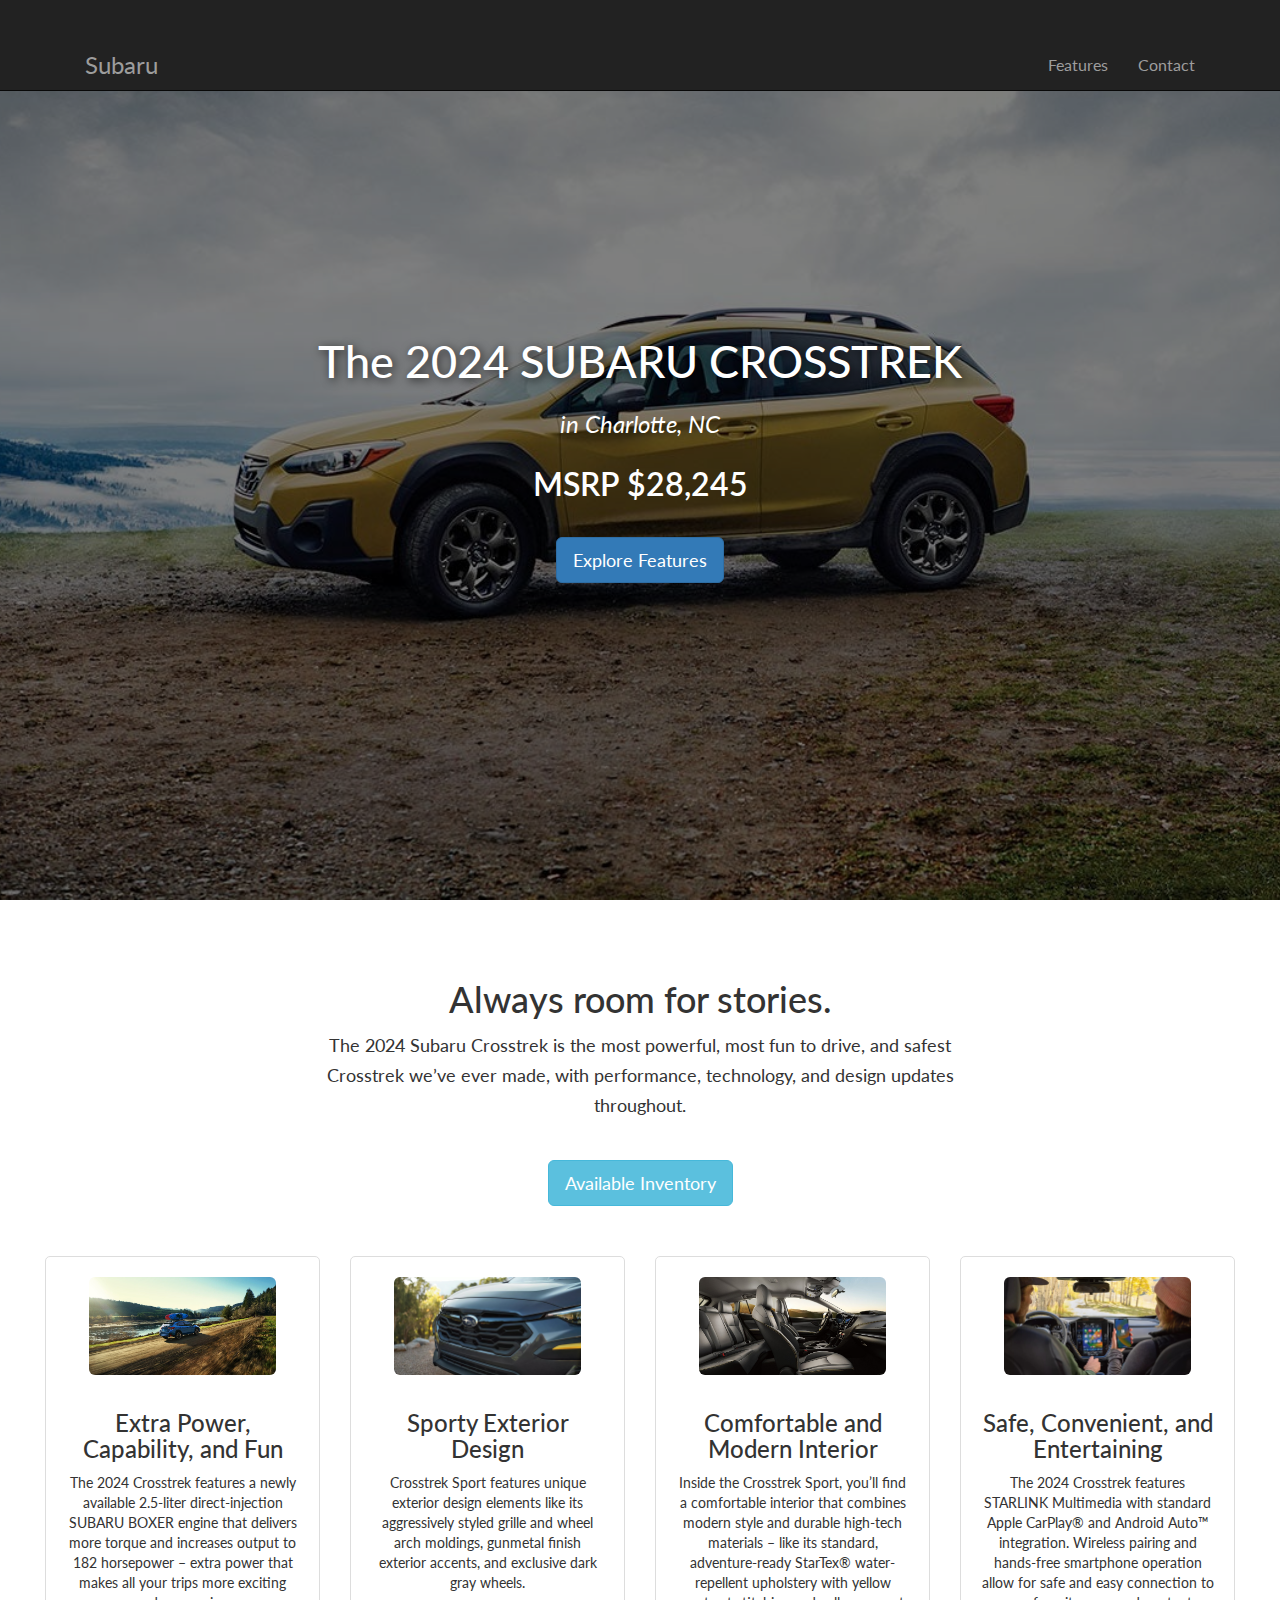
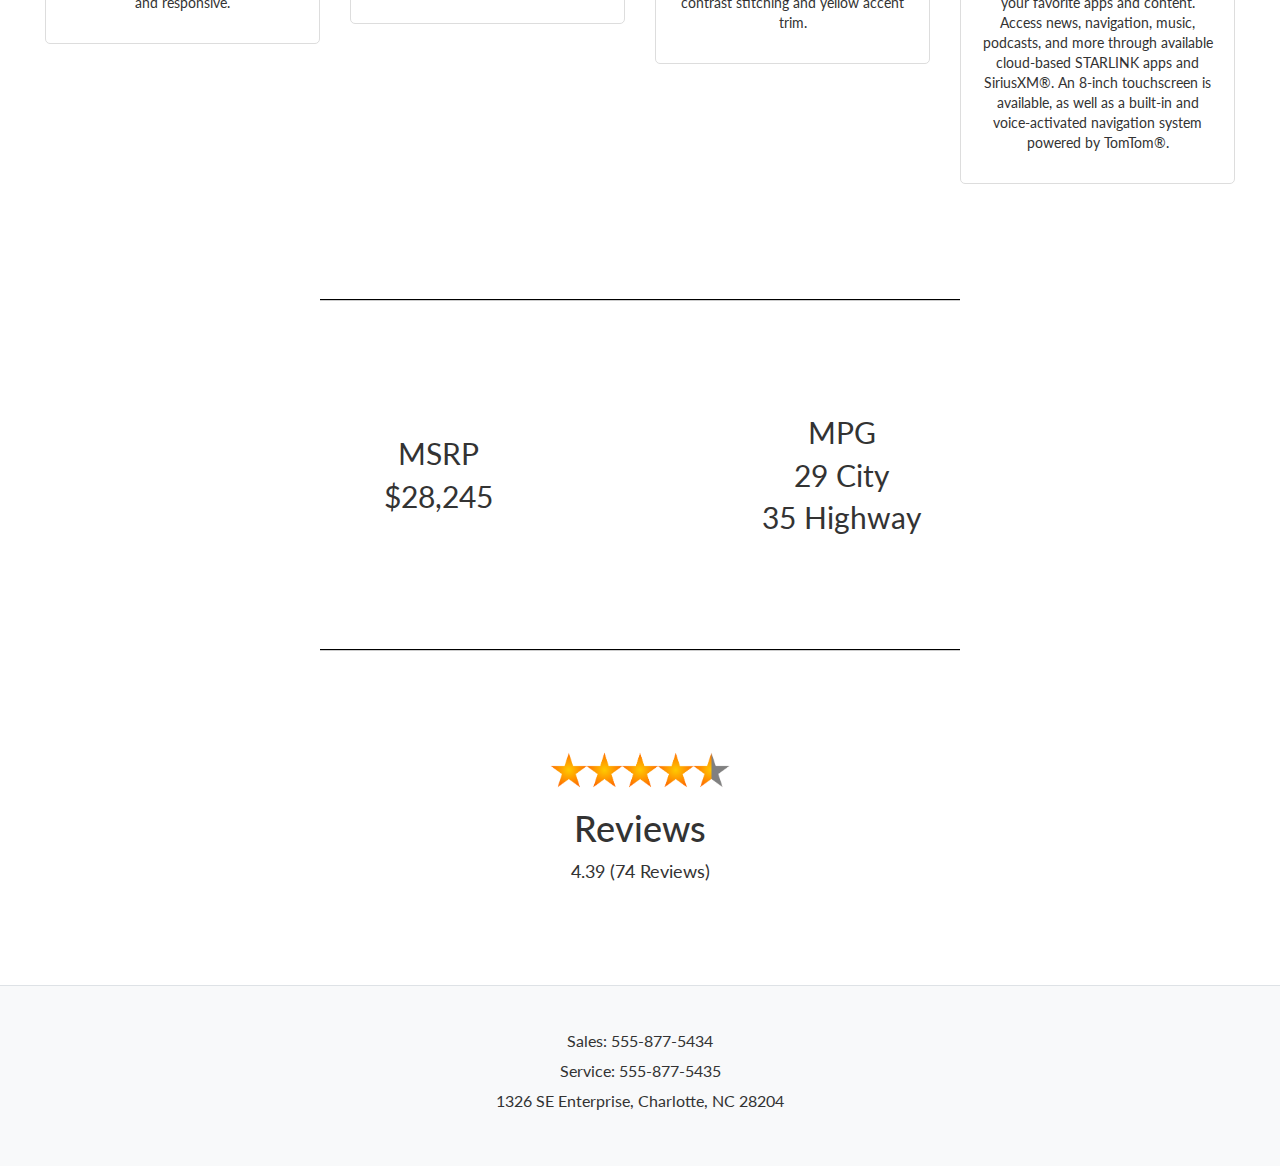
<file: index.html>
<!DOCTYPE html>
<html>
    <head>
        <meta charset="utf-8">
        <meta name="viewport" content="width=device-width, initial-scale=1.0">
        <title>2024 Subaru Crosstrek</title>
        <!-- bootstrap 3 CSS -->
        <link rel="text/html" href="bootstrap.min.css">
        <link href="https://stackpath.bootstrapcdn.com/bootstrap/3.4.1/css/bootstrap.min.css" rel="stylesheet">
        <link rel="stylesheet" href="/css/styles.css">
    </head>


    <body>
        <!-- navbar -->
         <nav class="navbar navbar-inverse navbar-fixed-top">
            <div class="container-fluid">
              <div class="navbar-header">
                <a class="navbar-brand" href="#" style="font-size: 24px;">Subaru</a>
              </div>
              <ul class="nav navbar-nav navbar-right nav-links">
                <li ><a id="link" href="#features">Features</a></li>
                <li ><a class="nav-link" href="#contact">Contact</a></li>
              </ul>
            </div>
          </nav>


         <!-- full-screen hero section -->
        <div class="hero-section">
            <div class="hero-overlay"></div> <!-- dark overlay for text contrast -->
            <div id="hero-content">
                <h1 id="hero-header">The 2024 SUBARU CROSSTREK</h1>
                <p class="hero-info" style="font-size: 24px; font-style: italic;">
                    in Charlotte, NC
                </p>
                <p class="hero-info" style="font-size: 32px; font-weight: 600;">
                    MSRP $28,245
                </p>
                <a href="#features" class="btn btn-primary btn-lg hero-btn">Explore Features</a>
            </div>
        </div>

        <!-- description -->
        <div class="desc-content">
            <h1 class="desc-header">Always room for stories.</h1>
            <p class="desc" style="font-size: 18px; line-height: 3rem;">
                The 2024 Subaru Crosstrek is the most powerful, most fun to drive, and safest Crosstrek we’ve ever made, with performance, technology, and design updates throughout.
            </p>
            <button type="button" href="/searchnew" class="btn-search btn btn-info btn-lg">Available Inventory</button>
        </div>

        <!-- feature boxes -->
        <div id="features" class="row" style="padding-top: 50px;">
            <!-- feature 1 -->
            <div class="col-md-3">
              <div class="feature-box">
                <img src="/images/speed.jpg" alt="Speed">
                <h3>Extra Power, Capability, and Fun</h3>
                <p>
                    The 2024 Crosstrek features a newly available 2.5-liter direct-injection SUBARU BOXER engine that delivers more torque and increases output to 182 horsepower – extra power that makes all your trips more exciting and responsive.
                </p>
              </div>
            </div>
            <!-- feature 2-->
            <div class="col-md-3">
                <div class="feature-box">
                    <img src="/images/exterior.jpg" alt="Exterior">
                    <h3>Sporty Exterior Design</h3>
                    <p>
                        Crosstrek Sport features unique exterior design elements like its aggressively styled grille and wheel arch moldings, gunmetal finish exterior accents, and exclusive dark gray wheels.
                    </p>
                </div>
            </div>
            <!-- feature 3-->
            <div class="col-md-3">
                <div class="feature-box">
                    <img src="/images/design.jpg" alt="Interior">
                    <h3>Comfortable and Modern Interior</h3>
                    <p>
                        Inside the Crosstrek Sport, you’ll find a comfortable interior that combines modern style and durable high-tech materials – like its standard, adventure-ready StarTex® water-repellent upholstery with yellow contrast stitching and yellow accent trim.
                    </p>
                </div>
            </div>
            <!-- feature 4-->
            <div class="col-md-3">
                <div class="feature-box">
                    <img src="/images/media.jpg" alt="Media">
                    <h3>Safe, Convenient, and Entertaining</h3>
                    <p>
                        The 2024 Crosstrek features STARLINK Multimedia with standard Apple CarPlay® and Android Auto™ integration. Wireless pairing and hands-free smartphone operation allow for safe and easy connection to your favorite apps and content. Access news, navigation, music, podcasts, and more through available cloud-based STARLINK apps and SiriusXM®. An 8-inch touchscreen is available, as well as a built-in and voice-activated navigation system powered by TomTom®.
                    </p>
                </div>
            </div>
        </div>

        <div class="info-content">
            <!-- border line -->
            <div class="sectioned-line"></div>
            <!-- info row -->
            <div class="row info">
                <div class="col-md-2">
                    MSRP
                    <br>$28,245
                </div>
                    <div class="col-md-2 info-mpg">
                            MPG
                            <br>29 City
                            <br>35 Highway
                    </div>
                </div>
            <!-- border line -->
            <div class="sectioned-line"></div>
        </div>
        


        <!-- reviews section -->
        <div class="reviews">
            <img class="reviews-img" src="images/stars.png" style="max-width: 28%;">
            <h1>Reviews</h1>
            <span style="font-size: 18px;">
                4.39 (74 Reviews)
            </span>
        </div>

        <!-- footer Section -->
        <footer id="contact" class="footer">
            <ul>
                <li class="footer-item">
                    <a href="tel:5558775434">Sales: 555-877-5434</a>
                </li>
                <li class="footer-item">
                    <a href="tel:5558775435">Service: 555-877-5435</a>
                </li>
                <li class="footer-item">
                    <a href="https://maps.app.goo.gl/syX33rywbZ6BLc7o7" target="_blank">1326 SE Enterprise, Charlotte, NC 28204</a>
                </li>
            </ul>
        </footer>
            



        <script src="/js/index.js"></script>
        <script src="https://ajax.googleapis.com/ajax/libs/jquery/1.12.4/jquery.min.js"></script>
        <script src="https://maxcdn.bootstrapcdn.com/bootstrap/3.3.7/js/bootstrap.min.js"></script>
    </body>
</html>
</file>
<file: css/styles.css>
@import url("https://fonts.googleapis.com/css2?family=Lato:ital,wght@0,100;0,300;0,400;0,700;0,900;1,100;1,300;1,400;1,700;1,900&display=swap");

* {
  margin: 0;
  padding: 0;
  box-sizing: border-box;
}

body {
  font-family: "Lato", sans-serif;
}

a {
  cursor: pointer;
  text-decoration: none;
}

/* navigation */
.navbar {
  /* border: 1px solid blue; */

  padding: 0 70px;
  padding-top: 40px;
}

.nav-links {
  font-size: 16px;
}

/* full-screen hero image */
.hero-section {
  position: relative;
  background-image: url("/images/main.jpg"); /* replace with your car image */
  background-size: cover;
  background-position: center;
  height: 100vh; /* full height of the viewport */
  display: flex;
  justify-content: center;
  align-items: center;
  color: white;
  text-align: center;

  animation: fadeIn 2s ease-in-out;
}

.hero-overlay {
  position: absolute;
  top: 0;
  left: 0;
  width: 100%;
  height: 100%;
  background-color: rgba(
    0,
    0,
    0,
    0.5
  ); /* dark overlay to enhance text readability */
}

#hero-content {
  position: relative;
  z-index: 2;
}

.hero-section h1 {
  font-size: 4.5rem;
  text-shadow: 2px 2px 10px rgba(0, 0, 0, 0.7);
}

.hero-section p {
  font-size: 1.5rem;
  margin-top: 20px;
}

.hero-btn {
  margin-top: 20px;
}

/* adjust the padding for the next sections */
.content-section {
  padding: 50px 0;
}

/* search button */
.btn-search {
  margin-top: 30px;
}
.btn-search:hover {
  border: none;
}

/* desc section*/
.desc-content {
  /* border: 1px solid green; */

  width: 50%;
  margin-left: auto;
  margin-right: auto;
  text-align: center;
  margin-top: 80px;

  animation: fadeInTop 2s ease-out;
}

/* featured section */
#features {
  /* border: 1px solid black; */

  padding: 30px;
  margin: auto;

  animation: fadeInLeft 3s ease-in forwards;
}

.feature-box {
  text-align: center;
  padding: 20px;
  border: 1px solid #ddd;
  border-radius: 5px;
  transition: transform 0.3s;
  margin-bottom: 15px;
}

.feature-box:hover {
  transform: translateY(-5px);
  box-shadow: 0 4px 8px rgba(0, 0, 0, 0.1);
}

.feature-box img {
  max-width: 80%;
  margin-bottom: 15px;

  border-radius: 6px;
}

/* info section */
.info-content {
  margin-top: 70px;
}

.info {
  /* border: solid 1px green; */
  font-size: 30px;
  text-align: center;

  display: flex;
  margin-left: auto;
  margin-right: auto;
  justify-content: center;
  align-items: center;
  margin: 80px 0;

  padding: 30px;
  gap: 200px;

  animation: fadeIn 3s ease-in-out;
}

.info-mpg {
  text-align: center;
}

/* sectioned line borders */
.sectioned-line {
  position: relative;
  width: 50%;
  height: 2px;
  background-color: #ccc;
  border-top: 1px solid black;
  margin-left: auto;
  margin-right: auto;
}

/* review section */
.reviews {
  /* border: 1px solid blue; */
  width: 50%;
  margin-left: auto;
  margin-right: auto;
  text-align: center;
  margin-top: 100px;
  margin-bottom: 100px;
}

/* footer */

footer {
  background-color: #f8f9fa;
  padding: 40px 0;
  border-top: 1px solid #dee2e6;
  text-align: center;
  font-size: 16px;
  line-height: 3rem;
}

#contact .footer-item a {
  text-decoration: none;
  list-style: none;
  color: inherit;
}

/* responsiveness */
@media only screen and (max-width: 600px) {
  /* description section */
  .desc-header {
    font-size: 30px;
  }
  .desc {
    font-size: 20px;
  }

  /* info section */
  .info {
    max-width: 100%;
    font-size: 28px;
    gap: 1rem;
  }
  .sectioned-line {
    width: 80%;
  }

  /* review section */
  .reviews h1 {
    font-size: 30px;
  }

  .reviews img {
    max-width: 400px;
    height: auto;
  }
}

@media only screen and (max-width: 360px) {
  .navbar {
    padding: 0 45px;
    padding-top: 20px;
  }
  .hero-section {
    margin-top: 150px;
    padding-top: 0 40px;
    height: 100vh;
    /* font-size: 20px; */
  }
  #hero-header {
    font-size: 28px;
  }
  .hero-info {
    font-size: 13px;
  }
  .info {
    gap: 1.1rem;
  }
}

/* animation */
@keyframes fadeIn {
  from {
    opacity: 0;
  }
  to {
    opacity: 1;
  }
}

@keyframes fadeInTop {
  from {
    opacity: 0;
    transform: translateY(-30px); /* starting position */
  }
  to {
    opacity: 1;
    transform: translateY(0); /* end position */
  }
}

@keyframes fadeInLeft {
  from {
    opacity: 0;
    transform: translateX(-30px); /* starting position */
  }
  to {
    opacity: 1;
    transform: translateY(0); /* end position */
  }
}
</file>
